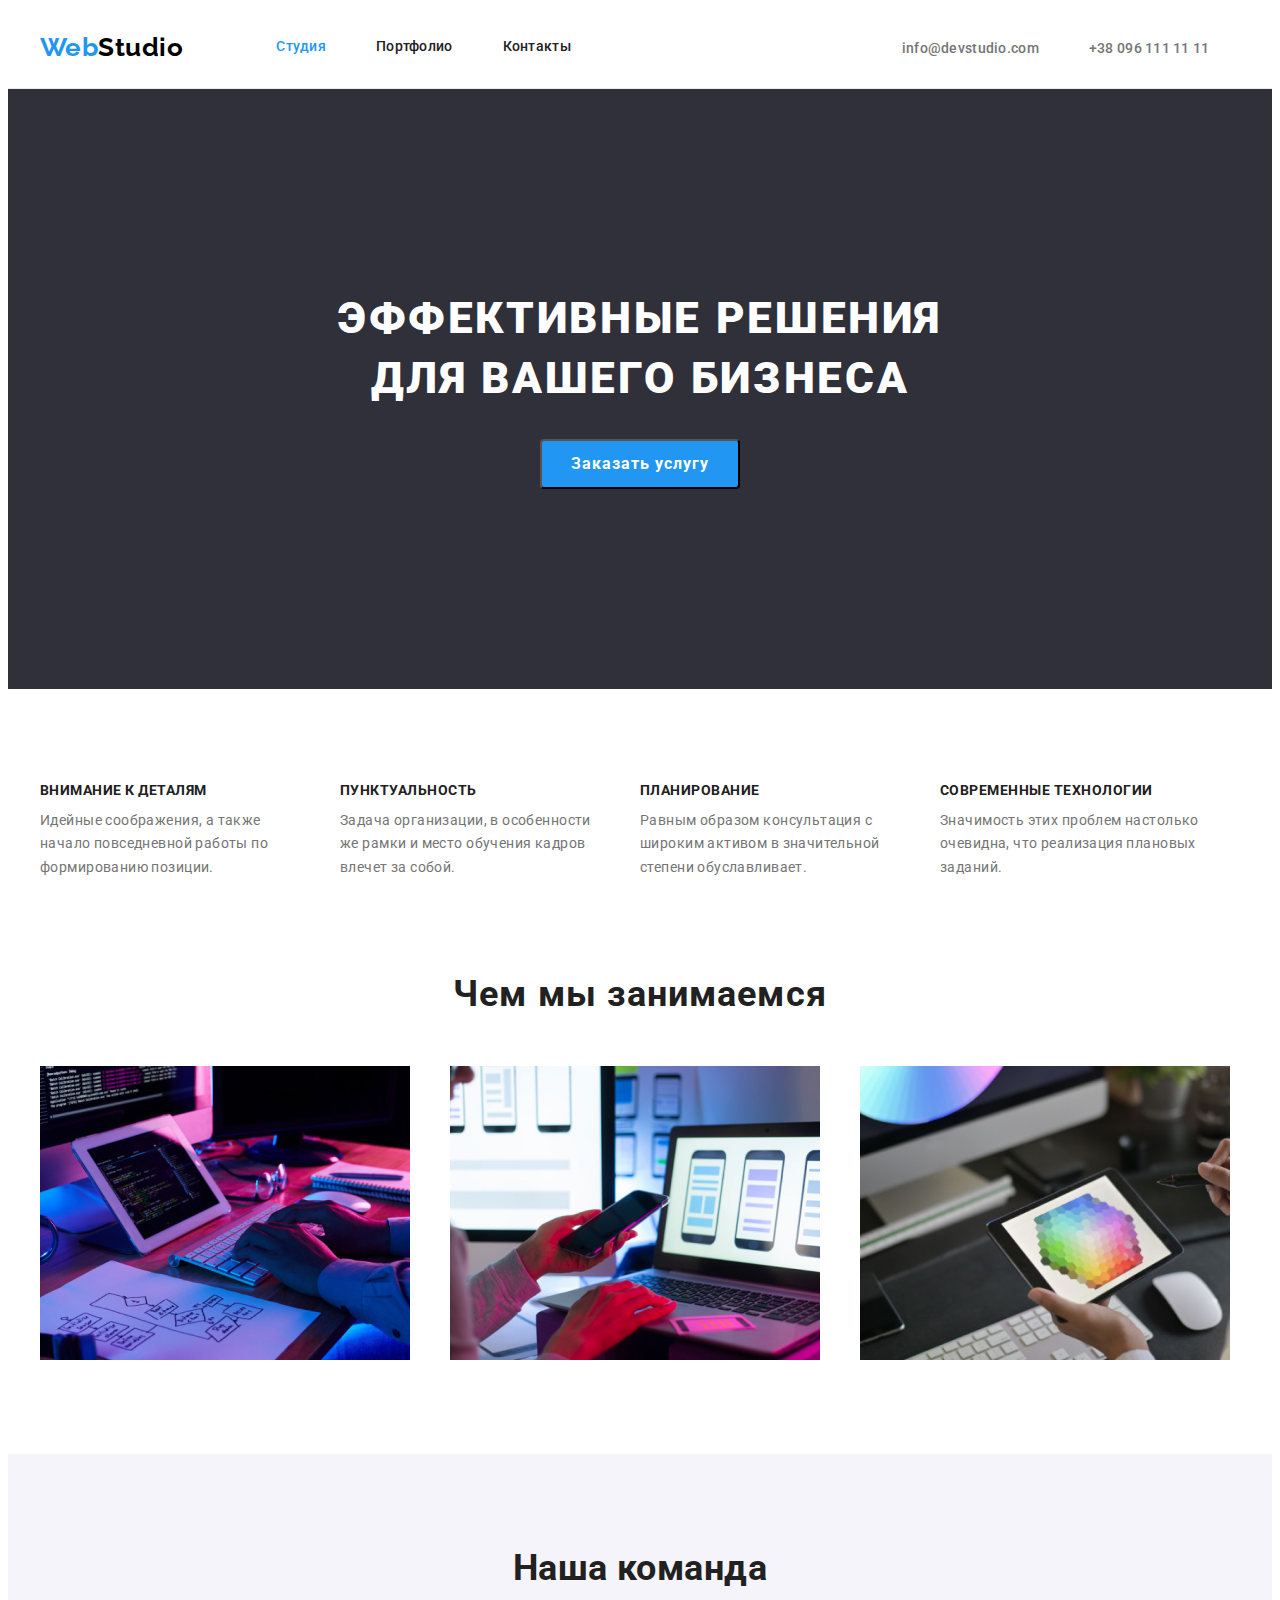
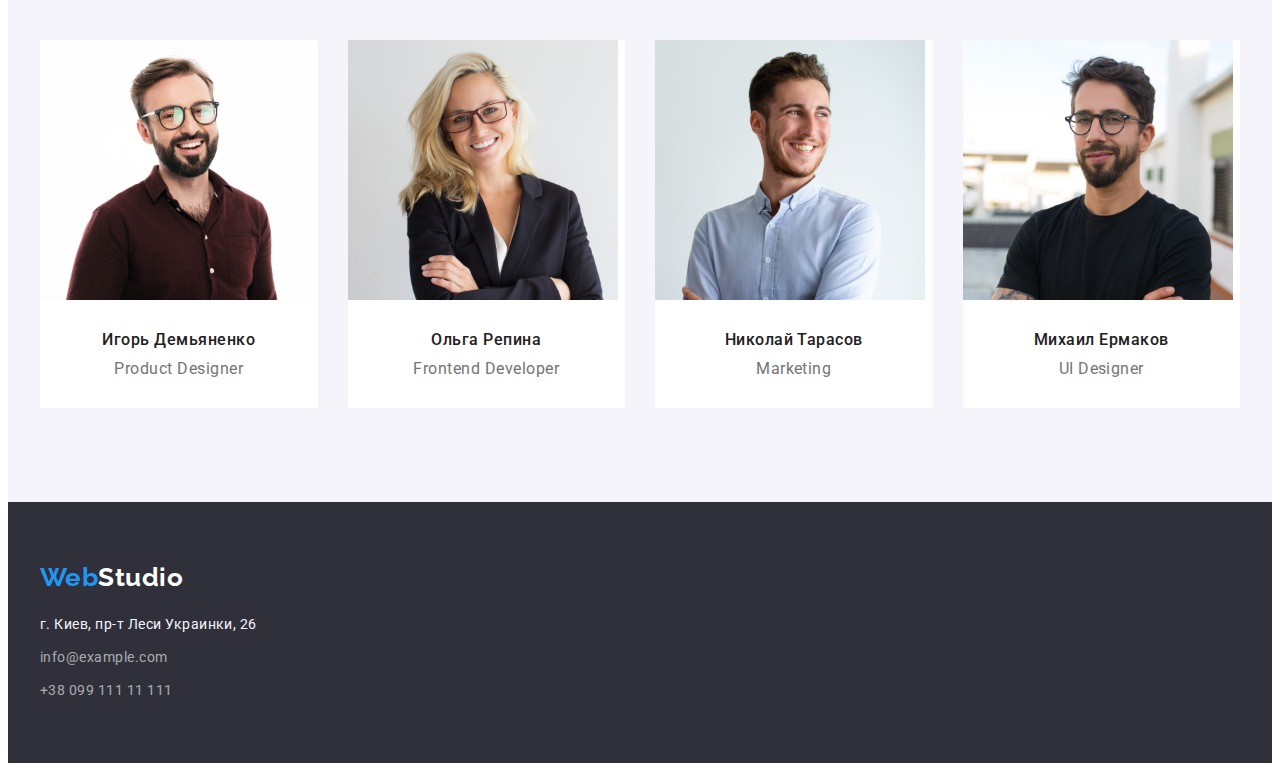
<file: index.html>
<!DOCTYPE html>
<html lang="ru">
  <head>
    <meta charset="UTF-8" />
    <meta http-equiv="X-UA-Compatible" content="IE=edge" />
    <meta name="viewport" content="width=device-width, initial-scale=1.0" />
    <title>WebStudio</title>
    <link rel="preconnect" href="https://fonts.googleapis.com" />
    <link rel="preconnect" href="https://fonts.gstatic.com" crossorigin />
    <link
      href="https://fonts.googleapis.com/css2?family=Raleway:wght@700&family=Roboto:wght@400;500;700;900&display=swap"
      rel="stylesheet"
    />
    <link
      rel="stylesheet"
      href="https://cdnjs.cloudflare.com/ajax/libs/modern-normalize/1.1.0/modern-normalize.min.css"
      integrity="sha512-wpPYUAdjBVSE4KJnH1VR1HeZfpl1ub8YT/NKx4PuQ5NmX2tKuGu6U/JRp5y+Y8XG2tV+wKQpNHVUX03MfMFn9Q=="
      crossorigin="anonymous"
      referrerpolicy="no-referrer"
    />
    <link rel="stylesheet" href="./css/styles.css" />
  </head>

  <body>
    <!--Шапка сайта-->
    <header class="header">
      <div class="container">
        <nav class="header-nav">
          <a lang="en" class="logo-header link" href="./index.html">
            <span class="logo-word">Web</span>Studio
          </a>
          <ul class="header-list list">
            <li class="header-item">
              <a href="./index.html" class="header-link link current">Студия</a>
            </li>
            <li class="header-item">
              <a href="./portfolio.html" class="header-link link">Портфолио</a>
            </li>
            <li class="header-item">
              <a href="" class="header-link link">Контакты</a>
            </li>
          </ul>
        </nav>
        <div class="connect">
          <ul class="connect-list list">
            <li class="connect-item">
              <a href="mailto:info@devstudio.com" class="header-contact link">
                info@devstudio.com
              </a>
            </li>
            <li class="connect-item">
              <a href="tel:+380961111111" class="header-contact link">
                +38 096 111 11 11
              </a>
            </li>
          </ul>
        </div>
      </div>
    </header>
    <main>
      <!--Герой-->
      <section class="hero">
        <div class="container">
          <h1 class="hero-title">
            Эффективные решения <br />
            для вашего бизнеса
          </h1>
          <button type="button" class="hero-button">Заказать услугу</button>
        </div>
      </section>

      <!--Особенности-->
      <section class="feature">
        <div class="container">
          <h2 class="visually-hidden">Особенности</h2>
          <ul class="feature-list list">
            <li class="feature-item">
              <h3 class="feature-subtitle">Внимание к деталям</h3>
              <p class="feature-text">
                Идейные соображения, а также начало повседневной работы по
                формированию позиции.
              </p>
            </li>
            <li class="feature-item">
              <h3 class="feature-subtitle">Пунктуальность</h3>
              <p class="feature-text">
                Задача организации, в особенности же рамки и место обучения
                кадров влечет за собой.
              </p>
            </li>
            <li class="feature-item">
              <h3 class="feature-subtitle">Планирование</h3>
              <p class="feature-text">
                Равным образом консультация с широким активом в значительной
                степени обуславливает.
              </p>
            </li>
            <li class="feature-item">
              <h3 class="feature-subtitle">Современные технологии</h3>
              <p class="feature-text">
                Значимость этих проблем настолько очевидна, что реализация
                плановых заданий.
              </p>
            </li>
          </ul>
        </div>
      </section>
      <section class="about">
        <div class="container">
          <h2 class="about-title">Чем мы занимаемся</h2>
          <ul class="about-list list">
            <li class="about-item">
              <img
                src="./images/img.jpg"
                alt="программист работает за рабочим столом"
                width="370"
              />
            </li>
            <li class="about-item">
              <img
                src="./images/image2.jpg"
                alt="дизайнер создаёт мобильный интерфейс для смартфонов"
                width="370"
              />
            </li>
            <li class="about-item">
              <img
                src="./images/image3.jpg"
                alt="веб дизайнер работает с селекторами цвета"
                width="370"
              />
            </li>
          </ul>
        </div>
      </section>
      <section class="team">
        <div class="container">
          <h2 class="team-title">Наша команда</h2>
          <ul class="team-list list">
            <li class="team-item">
              <img src="./images/igor.jpg" alt="Игорь Демьяненко" width="270" />
              <div class="team-description">
                <h3 class="team-subtitle">Игорь Демьяненко</h3>
                <p class="team-job" lang="en">Product Designer</p>
              </div>
            </li>
            <li class="team-item">
              <img src="./images/olga.jpg" alt="Ольга Репина" width="270" />
              <div class="team-description">
                <h3 class="team-subtitle">Ольга Репина</h3>
                <p class="team-job" lang="en">Frontend Developer</p>
              </div>
            </li>
            <li class="team-item">
              <img
                src="./images/nikolay.jpg"
                alt="Николай Тарасов"
                width="270"
              />
              <div class="team-description">
                <h3 class="team-subtitle">Николай Тарасов</h3>
                <p class="team-job" lang="en">Marketing</p>
              </div>
            </li>
            <li class="team-item">
              <img
                src="./images/mykhail.jpg"
                alt="Михаил Ермаков"
                width="270"
              />
              <div class="team-description">
                <h3 class="team-subtitle">Михаил Ермаков</h3>
                <p class="team-job" lang="en">UI Designer</p>
              </div>
            </li>
          </ul>
        </div>
      </section>
    </main>

    <footer class="footer">
      <div class="container">
        <a lang="en" class="logo-footer link" href="./index.html">
          <span class="logo-word">Web</span>Studio
        </a>
        <address class="address">
          <a
            class="address-location link"
            href="https://www.google.com/maps/d/u/0/viewer?mid=10uSM3H-mIU3GznYo2szRIEphczw&hl=en_US&ll=50.42732700000001%2C30.538092&z=17"
            target="_blank"
            rel="noopener nofollow noreferrer"
            >г. Киев, пр-т Леси Украинки, 26
          </a>
          <br />
          <a class="address-mail-item link" href="mailto:info@example.com">
            info@example.com
          </a>
          <br />
          <a class="address-item link" href="tel:+380991111111"
            >+38 099 111 11 111</a
          >
        </address>
      </div>
    </footer>
  </body>
</html>
</file>
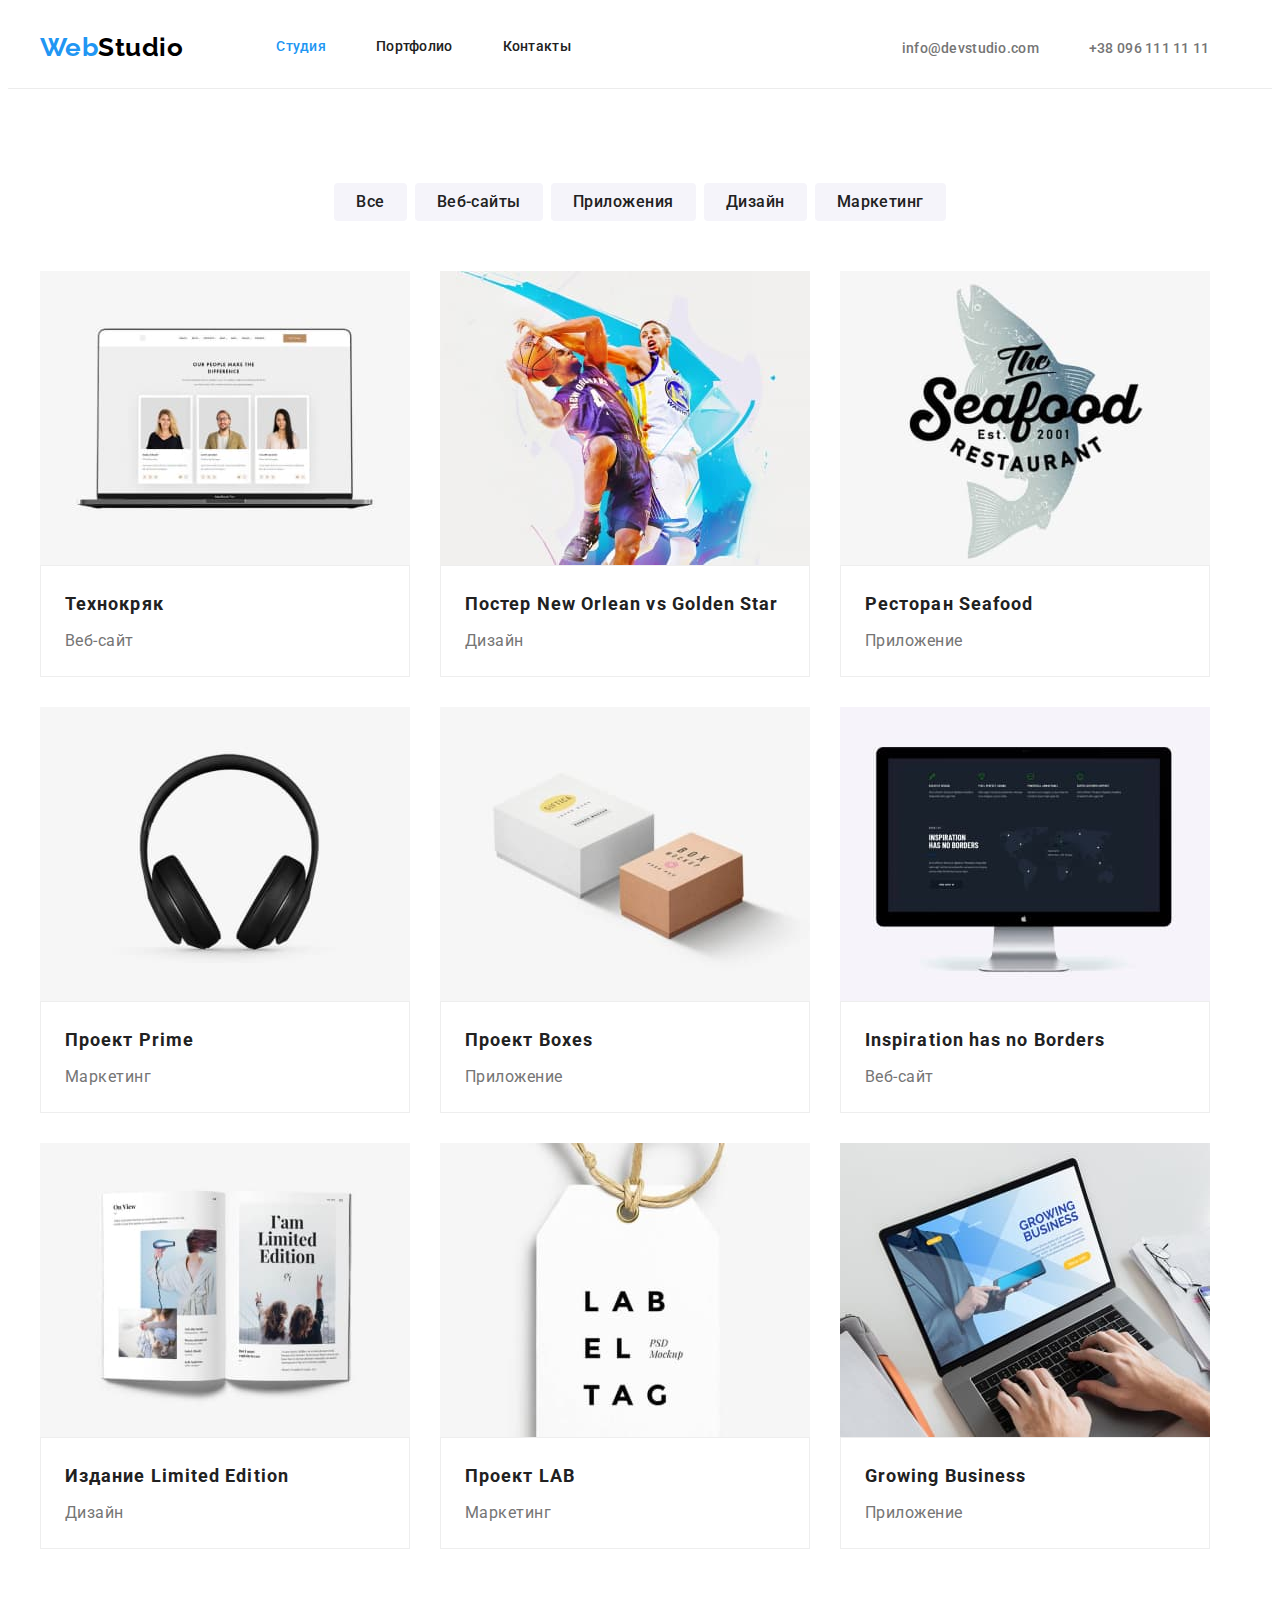
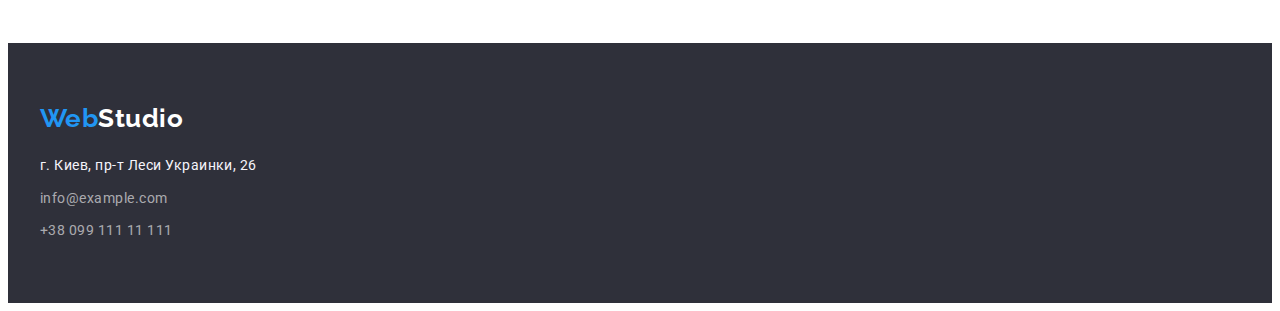
<file: portfolio.html>
<!DOCTYPE html>
<html lang="ru">
  <head>
    <meta charset="UTF-8" />
    <meta http-equiv="X-UA-Compatible" content="IE=edge" />
    <meta name="viewport" content="width=device-width, initial-scale=1.0" />
    <title>WebStudio</title>
    <link rel="preconnect" href="https://fonts.googleapis.com" />
    <link rel="preconnect" href="https://fonts.gstatic.com" crossorigin />
    <link
      href="https://fonts.googleapis.com/css2?family=Raleway:wght@700&family=Roboto:wght@400;500;700;900&display=swap"
      rel="stylesheet"
    />
    <link
      rel="stylesheet"
      href="https://cdnjs.cloudflare.com/ajax/libs/modern-normalize/1.1.0/modern-normalize.min.css"
      integrity="sha512-wpPYUAdjBVSE4KJnH1VR1HeZfpl1ub8YT/NKx4PuQ5NmX2tKuGu6U/JRp5y+Y8XG2tV+wKQpNHVUX03MfMFn9Q=="
      crossorigin="anonymous"
      referrerpolicy="no-referrer"
    />
    <link rel="stylesheet" href="./css/styles.css" />
  </head>

  <body>
    <!--Шапка сайта-->
    <header class="header">
      <div class="container">
        <nav class="header-nav">
          <a lang="en" class="logo-header link" href="./index.html">
            <span class="logo-word">Web</span>Studio
          </a>
          <ul class="header-list list">
            <li class="header-item">
              <a href="./index.html" class="header-link link current">Студия</a>
            </li>
            <li class="header-item">
              <a href="./portfolio.html" class="header-link link">Портфолио</a>
            </li>
            <li class="header-item">
              <a href="" class="header-link link">Контакты</a>
            </li>
          </ul>
        </nav>
        <div class="connect">
          <ul class="connect-list list">
            <li class="connect-item">
              <a href="mailto:info@devstudio.com" class="header-contact link">
                info@devstudio.com
              </a>
            </li>
            <li class="connect-item">
              <a href="tel:+380961111111" class="header-contact link">
                +38 096 111 11 11
              </a>
            </li>
          </ul>
        </div>
      </div>
    </header>
    <main class="link">
      <section class="portfolio">
        <div class="container">
          <h1 class="visually-hidden">Фильтр работ</h1>
          <ul class="button-list list">
            <li class="button-item">
              <button type="button" class="section-works-button">Все</button>
            </li>
            <li class="button-item">
              <button type="button" class="section-works-button">
                Веб-сайты
              </button>
            </li>
            <li class="button-item">
              <button type="button" class="section-works-button">
                Приложения
              </button>
            </li>
            <li class="button-item">
              <button type="button" class="section-works-button">Дизайн</button>
            </li>
            <li class="button-item">
              <button type="button" class="section-works-button">
                Маркетинг
              </button>
            </li>
          </ul>
          <ul class="work-list list">
            <li class="work-item">
              <a href="" class="works-links link"
                ><img
                  src="./images/filter1.jpg"
                  alt="веб страница с профилями
              людей"
                  width="370"
                  height="294"
                />
                <div class="work-description">
                <h2 class="works">Технокряк</h2>
                <p class="works-type">Веб-сайт</p></a>
              </div>
            </li>
            <li class="work-item">
              <a href="" class="works-links link"
                ><img
                  src="./images/filter2.jpg"
                  alt="два баскетболиста с мячом"
                  width="370"
                  height="294"
                />
                 <div class="work-description">
                <h2 class="works">
                  Постер <span lang="en">New Orlean vs Golden Star</span>
                </h2>
                <p class="works-type">Дизайн</p></a
              >
              </div>
            </li>
            <li class="work-item">
              <a href="" class="works-links link"
                ><img
                  src="./images/filter3.jpg"
                  alt="логотип ресторана
              морепродуктов"
                  width="370"
                  height="294"
                />
                <div class="work-description">
                <h2 class="works">Ресторан <span lang="en">Seafood</span></h2>
                <p class="works-type">Приложение</p></a
              >
              </div>
            </li>
            <li class="work-item">
              <a href="" class="works-links link"
                ><img
                  src="./images/filter4.jpg"
                  alt="наушники"
                  width="370"
                  height="294"
                />
                <div class="work-description">
                <h2 class="works">Проект <span lang="en">Prime</span></h2>
                <p class="works-type">Маркетинг</p></a
              >
              </div>
            </li>
            <li class="work-item">
              <a href="" class="works-links link"
                ><img
                  src="./images/filter5.jpg"
                  alt="две кортонные коробки белого
              и коричневого цвета"
                  width="370"
                  height="294"
                />
                <div class="work-description">
                <h2 class="works">Проект <span lang="en">Boxes</span></h2>
                <p class="works-type">Приложение</p></a
              >
              </div>
            </li>
            <li class="work-item">
              <a href="" class="works-links link"
                ><img
                  src="./images/filter6.jpg"
                  alt="монитор епл с веба сайтом на
              главной странице"
                  width="370"
                  height="294"
                />
                <div class="work-description">
                <h2 class="works">
                  <span lang="en">Inspiration has no Borders</span>
                </h2>
                <p class="works-type">Веб-сайт</p></a
              >
              </div>
            </li>
            <li class="work-item">
              <a href="" class="works-links link"
                ><img
                  src="./images/filter7.jpg"
                  alt="издание книги с
              лимитированной версией"
                  width="370"
                  height="294"
                />
                <div class="work-description">
                <h2 class="works">
                  Издание <span lang="en">Limited Edition</span>
                </h2>
                <p class="works-type">Дизайн</p></a
              >
              </div>
            </li>
            <li class="work-item">
              <a href="" class="works-links link"
                ><img
                  src="./images/filter8.jpg"
                  alt="бейджик"
                  width="370"
                  height="294"
                />
                <div class="work-description">
                <h2 class="works">Проект <span lang="en">LAB</span></h2>
                <p class="works-type">Маркетинг</p></a
              >
              </div>
            </li>
            <li class="work-item">
              <a href="" class="works-links link"
                ><img
                  src="./images/filter9.jpg"
                  alt="мужчина работает за
              ноутбуком"
                  width="370"
                  height="294"
                />
                <div class="work-description">
                <h2 class="works"><span lang="en">Growing Business</span></h2>
                <p class="works-type">Приложение</p></a
              >
              </div>
            </li>
          </ul>
        </div>
      </section>
    </main>
    <footer class="footer">
      <div class="container">
        <a lang="en" class="logo-footer link" href="./index.html">
          <span class="logo-word">Web</span>Studio
        </a>
        <address class="address">
          <a
            class="address-location link"
            href="https://www.google.com/maps/d/u/0/viewer?mid=10uSM3H-mIU3GznYo2szRIEphczw&hl=en_US&ll=50.42732700000001%2C30.538092&z=17"
            target="_blank"
            rel="noopener nofollow noreferrer"
            >г. Киев, пр-т Леси Украинки, 26
          </a>
          <br />
          <a class="address-mail-item link" href="mailto:info@example.com">
            info@example.com
          </a>
          <br />
          <a class="address-item link" href="tel:+380991111111"
            >+38 099 111 11 111</a
          >
        </address>
      </div>
    </footer>
  </body>
</html>
</file>
<file: css/styles.css>
:root {
  --primary-text-color: #757575;
  --secondary-text-color: #212121;
  --tertiary-text-color: #2196f3;
  --quaternary-text-color: #ffffff;
  --title-text-color: #757575;
  --main-background-color: #ffffff;
  --secondary-background-color: #2f303a;
  --section-backgrond-color: #f5f4fa;
  --accent-color: #000000;
  --footer-text-color: rgba(255, 255, 255, 0.6);
  --accent-button-color: #2196f3;
}

p,
h1,
h2,
h3,
h4,
h5,
h6 {
  margin: 0;
}

ul,
ol {
  margin: 0;
  padding-left: 0;
}

body {
  color: var(--primary-text-color);
  background-color: var(--main-background-color);
  font-family: "Roboto", sans-serif;
  letter-spacing: 0.03em;
}
.container {
  width: 1200px;
  margin: 0 auto;
  padding-right: 15px;
  padding-left: 15px;
}

.list {
  list-style: none;
}
.link {
  text-decoration: none;
}
img {
  display: block;
}

/*------------------------------------- HEADER---------------------------------------------------- */
.header {
  background-color: var(--main-background-color);
  padding-top: 24px;
  padding-bottom: 25px;
  border-bottom: 1px solid #ececec;
}
.header .container {
  display: flex;
  align-items: center;
}
.header-nav {
  display: flex;
}
.header-nav .link.current {
  color: var(--tertiary-text-color);
}
.logo-header {
  font-family: "Raleway", sans-serif;
  font-style: normal;
  font-weight: 700;
  font-size: 26px;
  line-height: 1.19;
  color: var(--accent-color);
  margin-right: 93px;
}
.logo-word {
  color: var(--tertiary-text-color);
  font-family: raleway;
  font-style: normal;
  font-weight: 700;
  font-size: 26px;
  line-height: 1.19;
}
.header-list {
  font-weight: 500;
  font-size: 14px;
  line-height: 1.14;
  letter-spacing: 0.02em;
  color: var(--secondary-text-color);
  display: flex;
  align-items: center;
}

.header-item:not(:last-child) {
  margin-right: 50px;
}

.header-link {
  font-weight: 500;
  font-size: 14px;
  line-height: 1.14;
  letter-spacing: 0.02em;
  color: var(--secondary-text-color);
}

.connect {
  margin-left: 331px;
}

.connect-list {
  display: flex;
  align-items: center;
}

.connect-item:not(:last-child) {
  margin-right: 50px;
}

.header-contact {
  font-weight: 500;
  font-size: 14px;
  line-height: 1.14;
  letter-spacing: 0.02em;
  color: var(--primary-text-color);
}

.header-link:hover,
.header-link:focus,
.header-contact:hover,
.header-contact:focus {
  color: var(--tertiary-text-color);
}

/* -------------------------------------------HERO-------------------------------- */
.hero {
  background-color: var(--secondary-background-color);
  padding-top: 200px;
  padding-bottom: 200px;
  text-align: center;
}

.hero-title {
  color: var(--quaternary-text-color);
  font-weight: 900;
  font-size: 44px;
  line-height: 1.36;
  letter-spacing: 0.06em;
  text-transform: uppercase;
}

.hero-button {
  min-width: 200px;
  height: 50px;
  font-family: inherit;
  font-weight: 700;
  font-size: 16px;
  line-height: 1.88;
  align-items: center;
  text-align: center;
  letter-spacing: 0.06em;
  cursor: pointer;
  margin-top: 30px;
  background-color: var(--accent-button-color);
  color: var(--main-background-color);
  border-radius: 4px;
}
.hero-button:hover,
.hero-button:focus {
  background-color: transparent;
  color: var(--accent-button-color);
}

/*--------------------------FEATURES-----------------------------*/
.feature {
  padding-top: 94px;
  padding-bottom: 94px;
}

.visually-hidden {
  position: absolute;
  width: 1px;
  height: 1px;
  margin: -1px;
  border: 0;
  padding: 0;
  white-space: nowrap;
  clip-path: inset(100%);
  clip: rect(0 0 0 0);
  overflow: hidden;
}
.feature-list {
  display: flex;
}
.feature-item:not(:last-child) {
  margin-right: 30px;
  max-width: 270px;
}

.feature-subtitle {
  font-weight: 700;
  font-size: 14px;
  line-height: 1.14;
  text-transform: uppercase;
  color: var(--secondary-text-color);
  margin-bottom: 10px;
}

.feature-text {
  font-size: 14px;
  line-height: 1.71;
  letter-spacing: 0.03em;
  color: var(--primary-text-color);
}
/* ------------------------------ABOUT--------------------- */
.about {
  font-size: 36px;
  line-height: 1.16;
  text-align: center;
  letter-spacing: 0.03em;
  color: var(--secondary-text-color);
  padding-bottom: 94px;
}
.about-list {
  display: flex;
  margin-left: -30px;
}

.about-item {
  flex-basis: calc(100% / 3 - 30px);
  margin-left: 30px;
}
.about-title {
  font-size: 36px;
  line-height: 1.16;
  text-align: center;
  color: var(--secondary-text-color);
  margin-bottom: 50px;
}
/*-----------------------------TEAM--------------------------*/
.team {
  background-color: var(--section-backgrond-color);
  padding-top: 94px;
  padding-bottom: 94px;
}

.team-title {
  font-size: 36px;
  line-height: 1.16;
  text-align: center;
  color: var(--secondary-text-color);
  margin-bottom: 50px;
}
.team-list {
  display: flex;
  margin-left: -30px;
}
.team-item {
  background-color: var(--main-background-color);
  flex-basis: calc(100% / 4 - 30px);
  margin-left: 30px;
  width: 270px;
}
.team-description {
  padding-top: 30px;
  padding-bottom: 30px;
}

.team-subtitle {
  font-weight: 500;
  font-size: 16px;
  line-height: 1.19;
  text-align: center;
  color: var(--secondary-text-color);
  margin-bottom: 10px;
}
.team-job {
  font-size: 16px;
  line-height: 1.19;
  text-align: center;
  color: var(--primary-text-color);
}
/* ---------------------FOOTER---------------------------- */
.footer {
  background-color: var(--secondary-background-color);
  padding-top: 60px;
  padding-bottom: 60px;
}

.logo-footer {
  font-family: "Raleway", sans-serif;
  font-weight: 700;
  font-size: 26px;
  line-height: 1.19;
  color: var(--quaternary-text-color);
}

.address-location {
  font-family: inherit;
  font-style: normal;
  font-size: 14px;
  line-height: 1.71;
  color: var(--section-backgrond-color);
  margin-top: 20px;
  margin-bottom: 9px;
  display: inline-block;
}

.address-mail-item {
  font-family: inherit;
  font-style: normal;
  font-size: 14px;
  line-height: 1.71;
  color: var(--footer-text-color);
  margin-bottom: 9px;
  display: inline-block;
}

.address-item {
  font-family: inherit;
  font-style: normal;
  font-size: 14px;
  line-height: 1.71;
  color: var(--footer-text-color);
}

.address-location:hover,
.address-location:focus,
.address-item:hover,
.address-item:focus,
.address-mail-item:hover,
.address-mail-item:focus {
  color: var(--accent-button-color);
}

/*--------------------PORTFOLIO.HTML---------------------*/
.portfolio {
  padding-top: 94px;
  padding-bottom: 94px;
}
.button-list {
  display: flex;
  justify-content: center;
  margin-bottom: 50px;
}

.section-works-button {
  padding-right: 22px;
  padding-left: 22px;
  height: 38px;
  font-family: inherit;
  font-style: normal;
  font-weight: 500;
  font-size: 16px;
  line-height: 1.62;
  text-align: center;
  letter-spacing: 0.03em;
  color: var(--secondary-text-color);
  background-color: #f5f4fa;
  cursor: pointer;
  border: none;
  border-radius: 4px;
}

.button-item:not(:last-child) {
  margin-right: 8px;
}

.section-works-button:hover,
.section-works-button:focus {
  background-color: var(--tertiary-text-color);
  color: var(--main-background-color);
}
.work-list {
  display: flex;
  flex-wrap: wrap;
}
.work-item {
  width: 370px;
  margin-right: 30px;
  margin-bottom: 30px;
}

.work-item:nth-child(3n) {
  margin-right: 0;
}
.work-item:nth-last-child(-n + 3) {
  margin-bottom: 0;
}

.work-description {
  padding-top: 20px;
  padding-bottom: 20px;
  border: 1px solid #eeeeee;
}

.works {
  font-size: 18px;
  line-height: 2;
  letter-spacing: 0.06em;
  color: var(--secondary-text-color);
  margin-left: 24px;
}
.works-type {
  font-size: 16px;
  line-height: 1.87;
  color: var(--primary-text-color);
  margin-top: 4px;
  margin-left: 24px;
}
</file>
